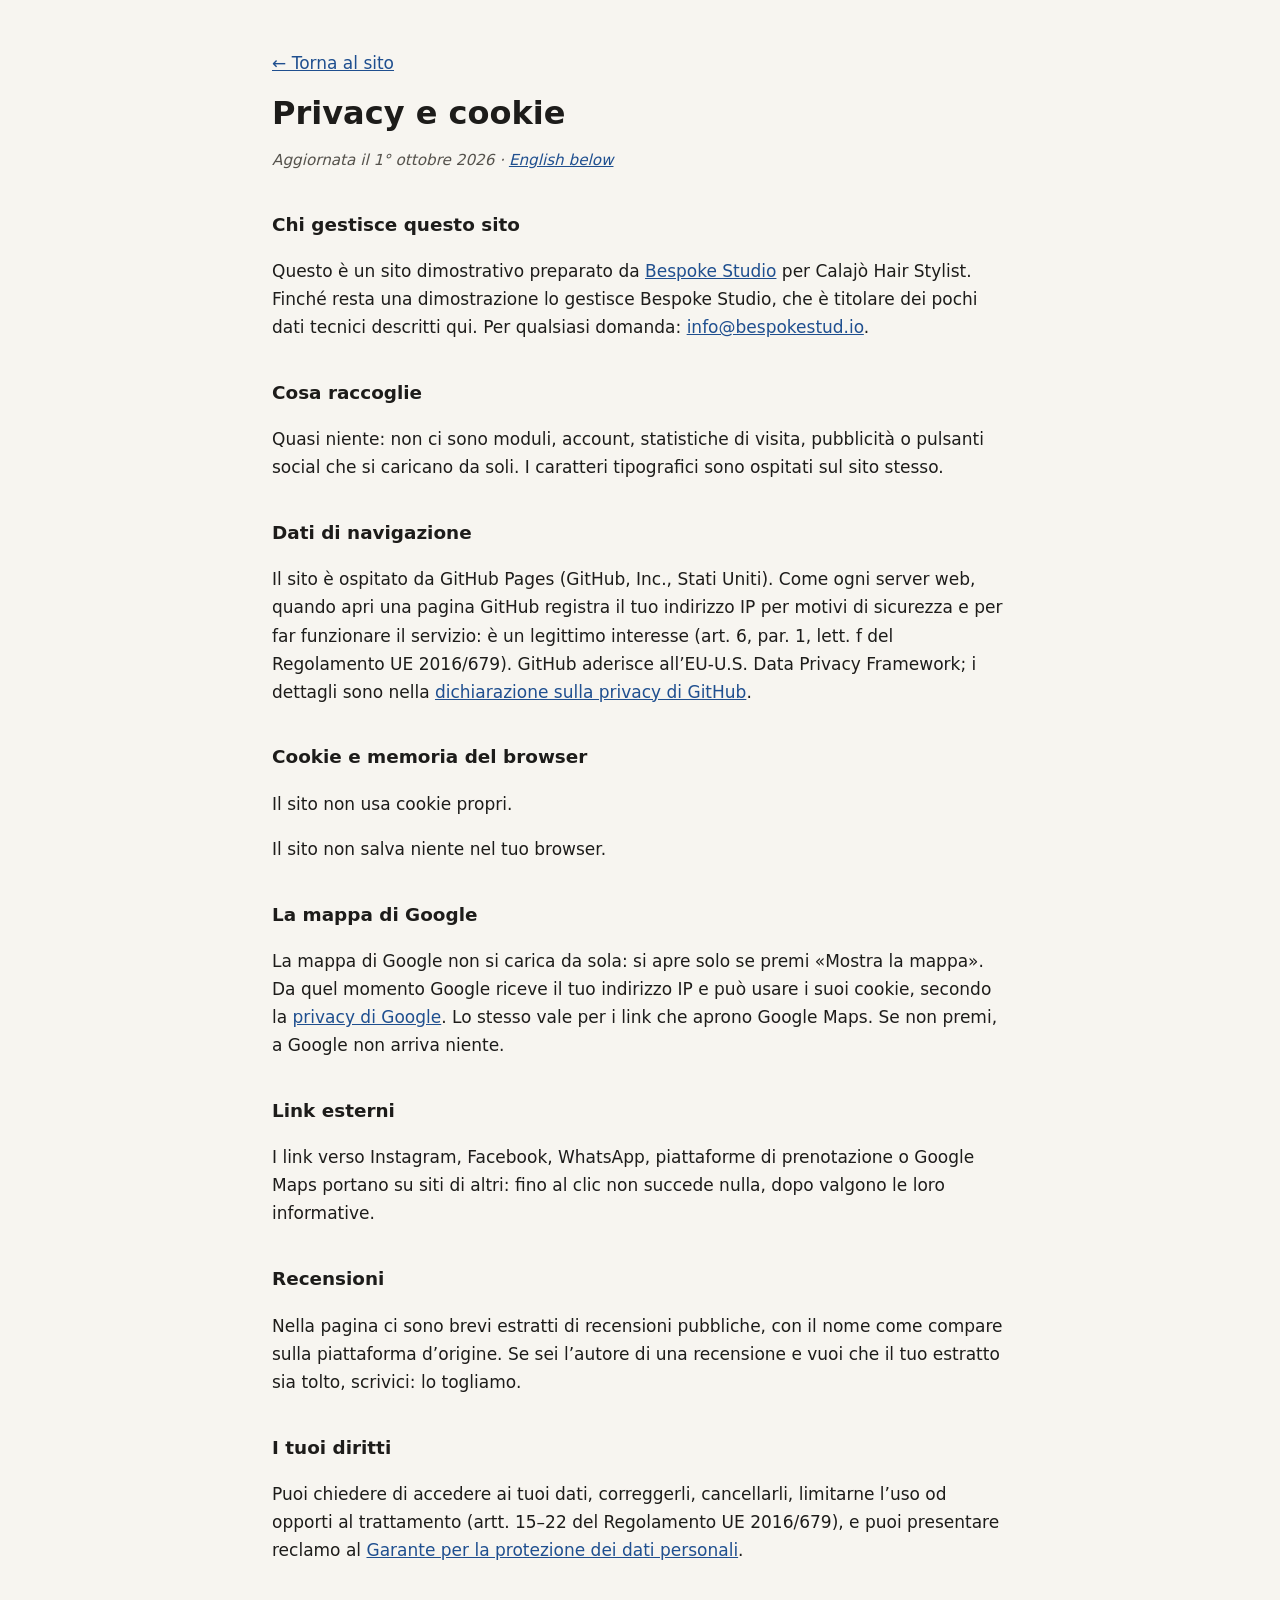
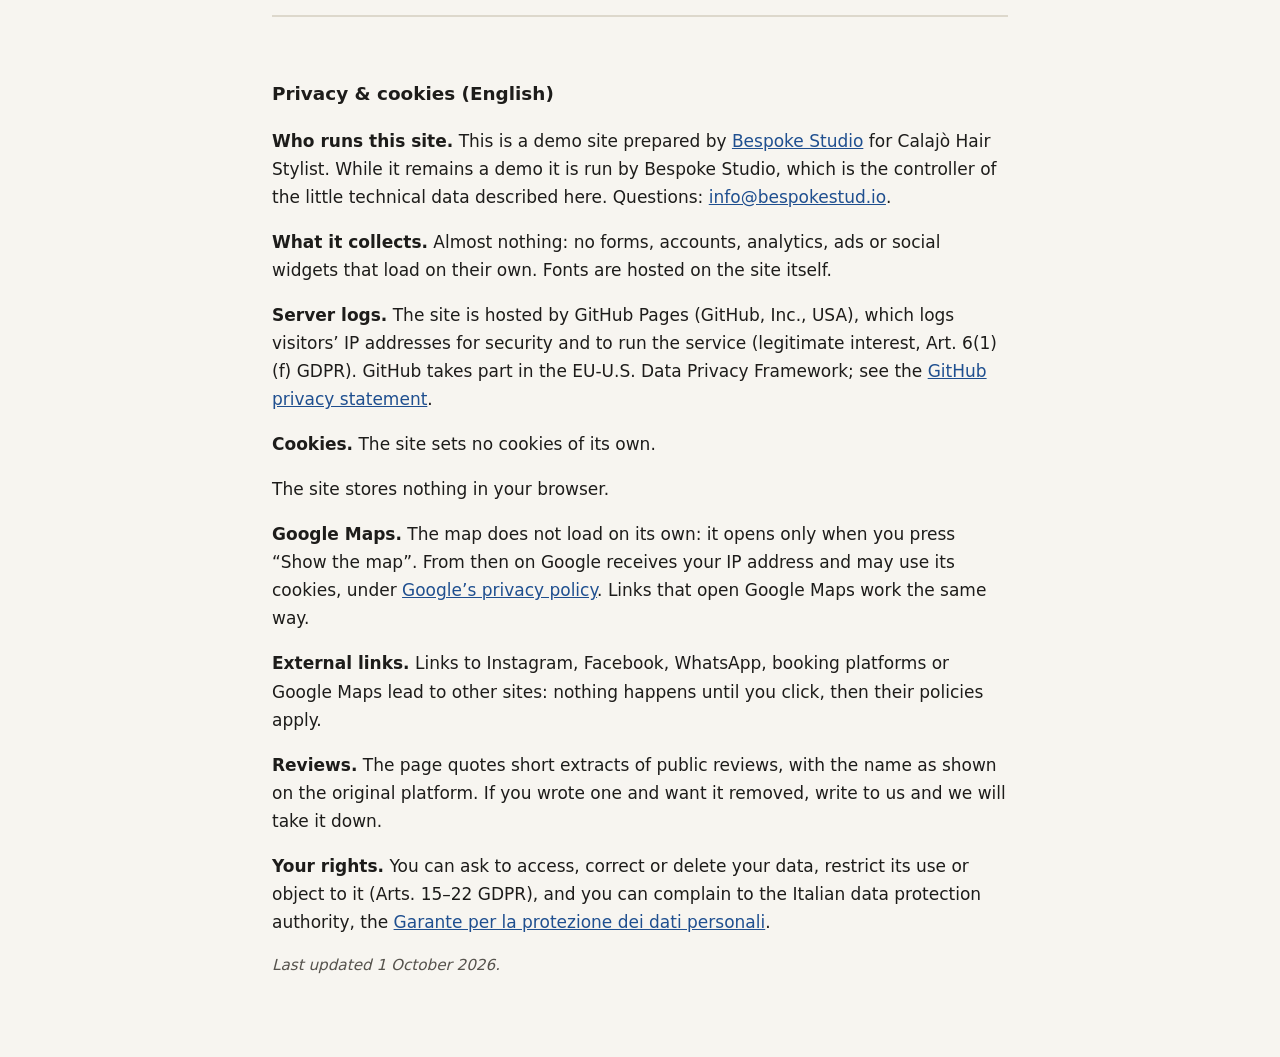
<file: privacy.html>
<!DOCTYPE html>
<html lang="it">
<head>
  <meta charset="UTF-8">
  <meta name="viewport" content="width=device-width, initial-scale=1.0">
  <meta name="robots" content="noindex">
  <title>Privacy e cookie · Calajò Hair Stylist</title>
  <meta name="description" content="Informativa privacy e cookie del sito Calajò Hair Stylist.">
  <style>
    body { margin: 0; background: #f7f5f0; color: #1d1c1a; font: 17px/1.65 system-ui, -apple-system, "Segoe UI", Roboto, sans-serif; }
    main { max-width: 46rem; margin: 0 auto; padding: 32px 20px 64px; }
    h1 { font-size: 2rem; line-height: 1.2; margin: 0.4em 0 0.2em; }
    h2 { font-size: 1.15rem; margin: 2em 0 0.4em; }
    a { color: #1f4f8f; }
    .data { color: #55524c; font-style: italic; font-size: 0.95rem; }
    .en { margin-top: 3em; padding-top: 1.5em; border-top: 2px solid #ddd8cc; }
    code { font-size: 0.9em; background: #ebe7dc; padding: 0 4px; border-radius: 3px; }
  </style>
</head>
<body>
<main>
  <p><a href="index.html">← Torna al sito</a></p>
  <h1>Privacy e cookie</h1>
  <p class="data">Aggiornata il 1° ottobre 2026 · <a href="#english" lang="en">English below</a></p>
  <h2>Chi gestisce questo sito</h2>
  <p>Questo è un sito dimostrativo preparato da <a href="https://bespokestud.io" rel="noopener">Bespoke Studio</a> per Calajò Hair Stylist. Finché resta una dimostrazione lo gestisce Bespoke Studio, che è titolare dei pochi dati tecnici descritti qui. Per qualsiasi domanda: <a href="mailto:info@bespokestud.io">info@bespokestud.io</a>.</p>
  <h2>Cosa raccoglie</h2>
  <p>Quasi niente: non ci sono moduli, account, statistiche di visita, pubblicità o pulsanti social che si caricano da soli. I caratteri tipografici sono ospitati sul sito stesso.</p>
  <h2>Dati di navigazione</h2>
  <p>Il sito è ospitato da GitHub Pages (GitHub, Inc., Stati Uniti). Come ogni server web, quando apri una pagina GitHub registra il tuo indirizzo IP per motivi di sicurezza e per far funzionare il servizio: è un legittimo interesse (art. 6, par. 1, lett. f del Regolamento UE 2016/679). GitHub aderisce all’EU-U.S. Data Privacy Framework; i dettagli sono nella <a href="https://docs.github.com/site-policy/privacy-policies/github-general-privacy-statement" rel="noopener">dichiarazione sulla privacy di GitHub</a>.</p>
  
  <h2>Cookie e memoria del browser</h2>
  <p>Il sito non usa cookie propri.</p>
  <p>Il sito non salva niente nel tuo browser.</p>
  <h2>La mappa di Google</h2>
  <p>La mappa di Google non si carica da sola: si apre solo se premi «Mostra la mappa». Da quel momento Google riceve il tuo indirizzo IP e può usare i suoi cookie, secondo la <a href="https://policies.google.com/privacy?hl=it" rel="noopener">privacy di Google</a>. Lo stesso vale per i link che aprono Google Maps. Se non premi, a Google non arriva niente.</p>
  <h2>Link esterni</h2>
  <p>I link verso Instagram, Facebook, WhatsApp, piattaforme di prenotazione o Google Maps portano su siti di altri: fino al clic non succede nulla, dopo valgono le loro informative.</p>
  <h2>Recensioni</h2>
  <p>Nella pagina ci sono brevi estratti di recensioni pubbliche, con il nome come compare sulla piattaforma d’origine. Se sei l’autore di una recensione e vuoi che il tuo estratto sia tolto, scrivici: lo togliamo.</p>
  <h2>I tuoi diritti</h2>
  <p>Puoi chiedere di accedere ai tuoi dati, correggerli, cancellarli, limitarne l’uso od opporti al trattamento (artt. 15–22 del Regolamento UE 2016/679), e puoi presentare reclamo al <a href="https://www.garanteprivacy.it" rel="noopener">Garante per la protezione dei dati personali</a>.</p>
  <div class="en" id="english" lang="en">
    <h2>Privacy &amp; cookies (English)</h2>
    <p><strong>Who runs this site.</strong> This is a demo site prepared by <a href="https://bespokestud.io" rel="noopener">Bespoke Studio</a> for Calajò Hair Stylist. While it remains a demo it is run by Bespoke Studio, which is the controller of the little technical data described here. Questions: <a href="mailto:info@bespokestud.io">info@bespokestud.io</a>.</p>
    <p><strong>What it collects.</strong> Almost nothing: no forms, accounts, analytics, ads or social widgets that load on their own. Fonts are hosted on the site itself.</p>
    <p><strong>Server logs.</strong> The site is hosted by GitHub Pages (GitHub, Inc., USA), which logs visitors’ IP addresses for security and to run the service (legitimate interest, Art. 6(1)(f) GDPR). GitHub takes part in the EU-U.S. Data Privacy Framework; see the <a href="https://docs.github.com/site-policy/privacy-policies/github-general-privacy-statement" rel="noopener">GitHub privacy statement</a>.</p>
    
    <p><strong>Cookies.</strong> The site sets no cookies of its own.</p>
    <p>The site stores nothing in your browser.</p>
    <p><strong>Google Maps.</strong> The map does not load on its own: it opens only when you press “Show the map”. From then on Google receives your IP address and may use its cookies, under <a href="https://policies.google.com/privacy?hl=en" rel="noopener">Google’s privacy policy</a>. Links that open Google Maps work the same way.</p>
    <p><strong>External links.</strong> Links to Instagram, Facebook, WhatsApp, booking platforms or Google Maps lead to other sites: nothing happens until you click, then their policies apply.</p>
    <p><strong>Reviews.</strong> The page quotes short extracts of public reviews, with the name as shown on the original platform. If you wrote one and want it removed, write to us and we will take it down.</p>
    <p><strong>Your rights.</strong> You can ask to access, correct or delete your data, restrict its use or object to it (Arts. 15–22 GDPR), and you can complain to the Italian data protection authority, the <a href="https://www.garanteprivacy.it" rel="noopener">Garante per la protezione dei dati personali</a>.</p>
    <p class="data">Last updated 1 October 2026.</p>
  </div>
</main>
</body>
</html>
</file>
